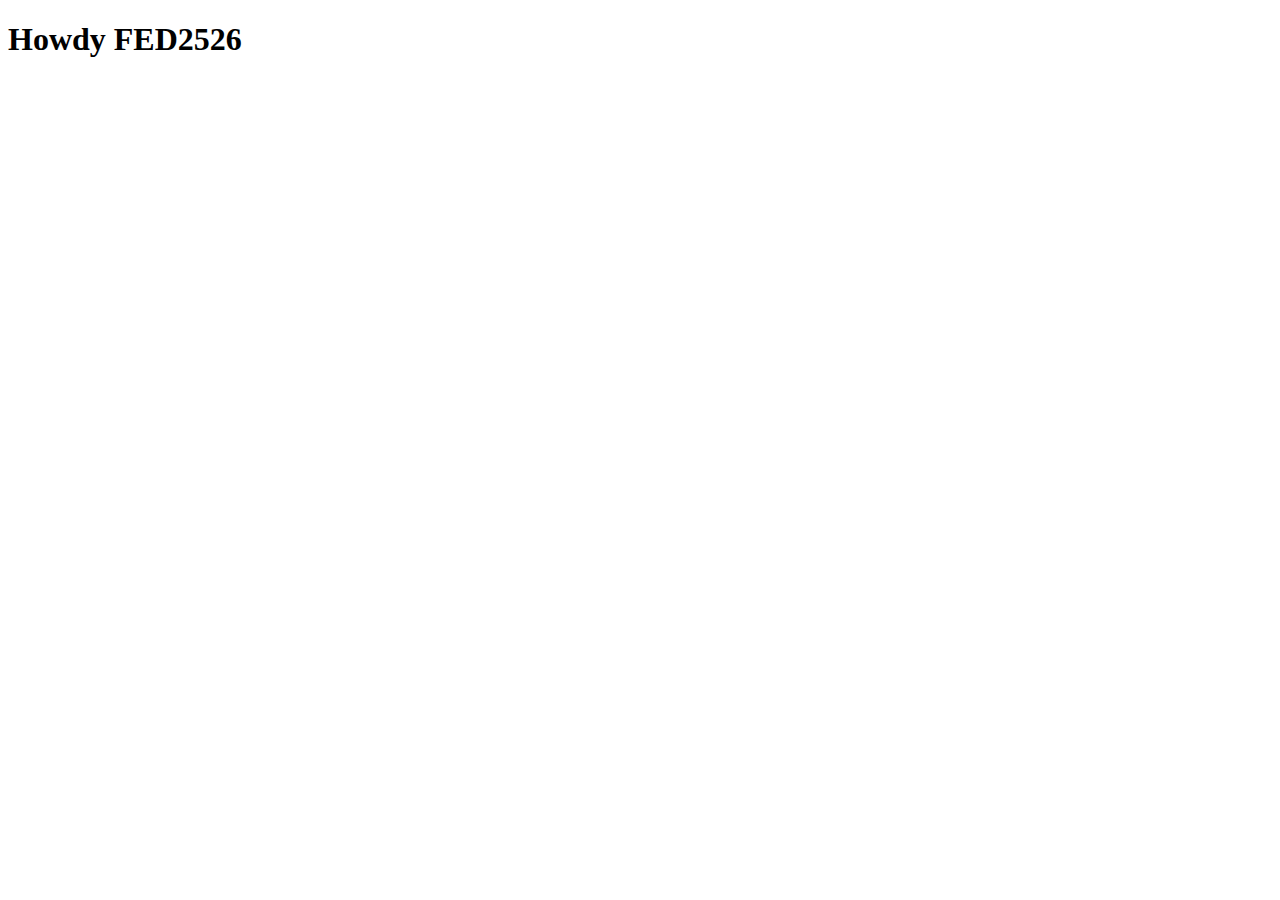
<file: index.html>
<!DOCTYPE html>
<html lang="nl">
	
<head>
	<meta charset="UTF-8">
	<meta name="author" content="jouw naam">
	<meta name="viewport" content="width=device-width, initial-scale=1">
	
	<title>Howdy FED2526</title>

	<link href="styles/style.css" rel="stylesheet">

	<link rel="icon" type="image/svg+xml" href="images/favicon.svg">
</head>

<body>
	<h1>Howdy FED2526</h1>

	<script defer src="scripts/script.js"></script>
</body>
	
</html>
</file>
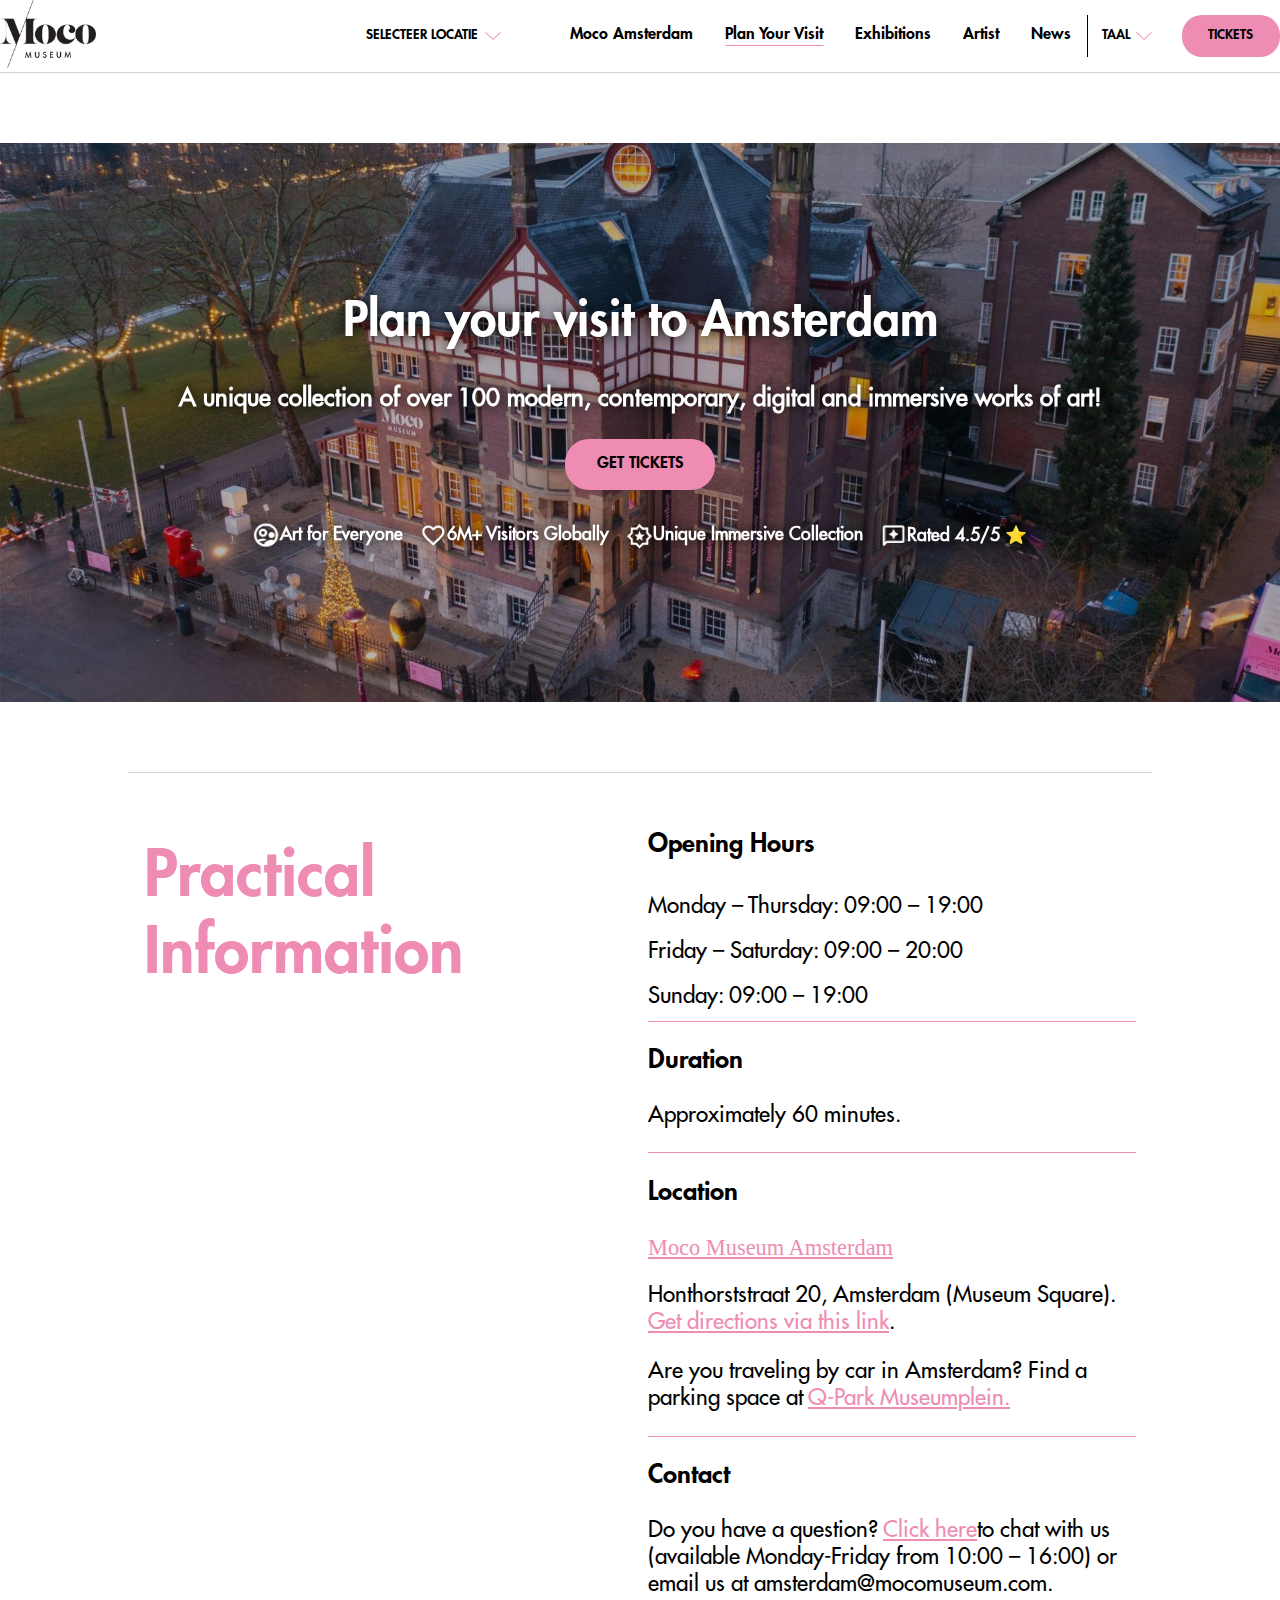
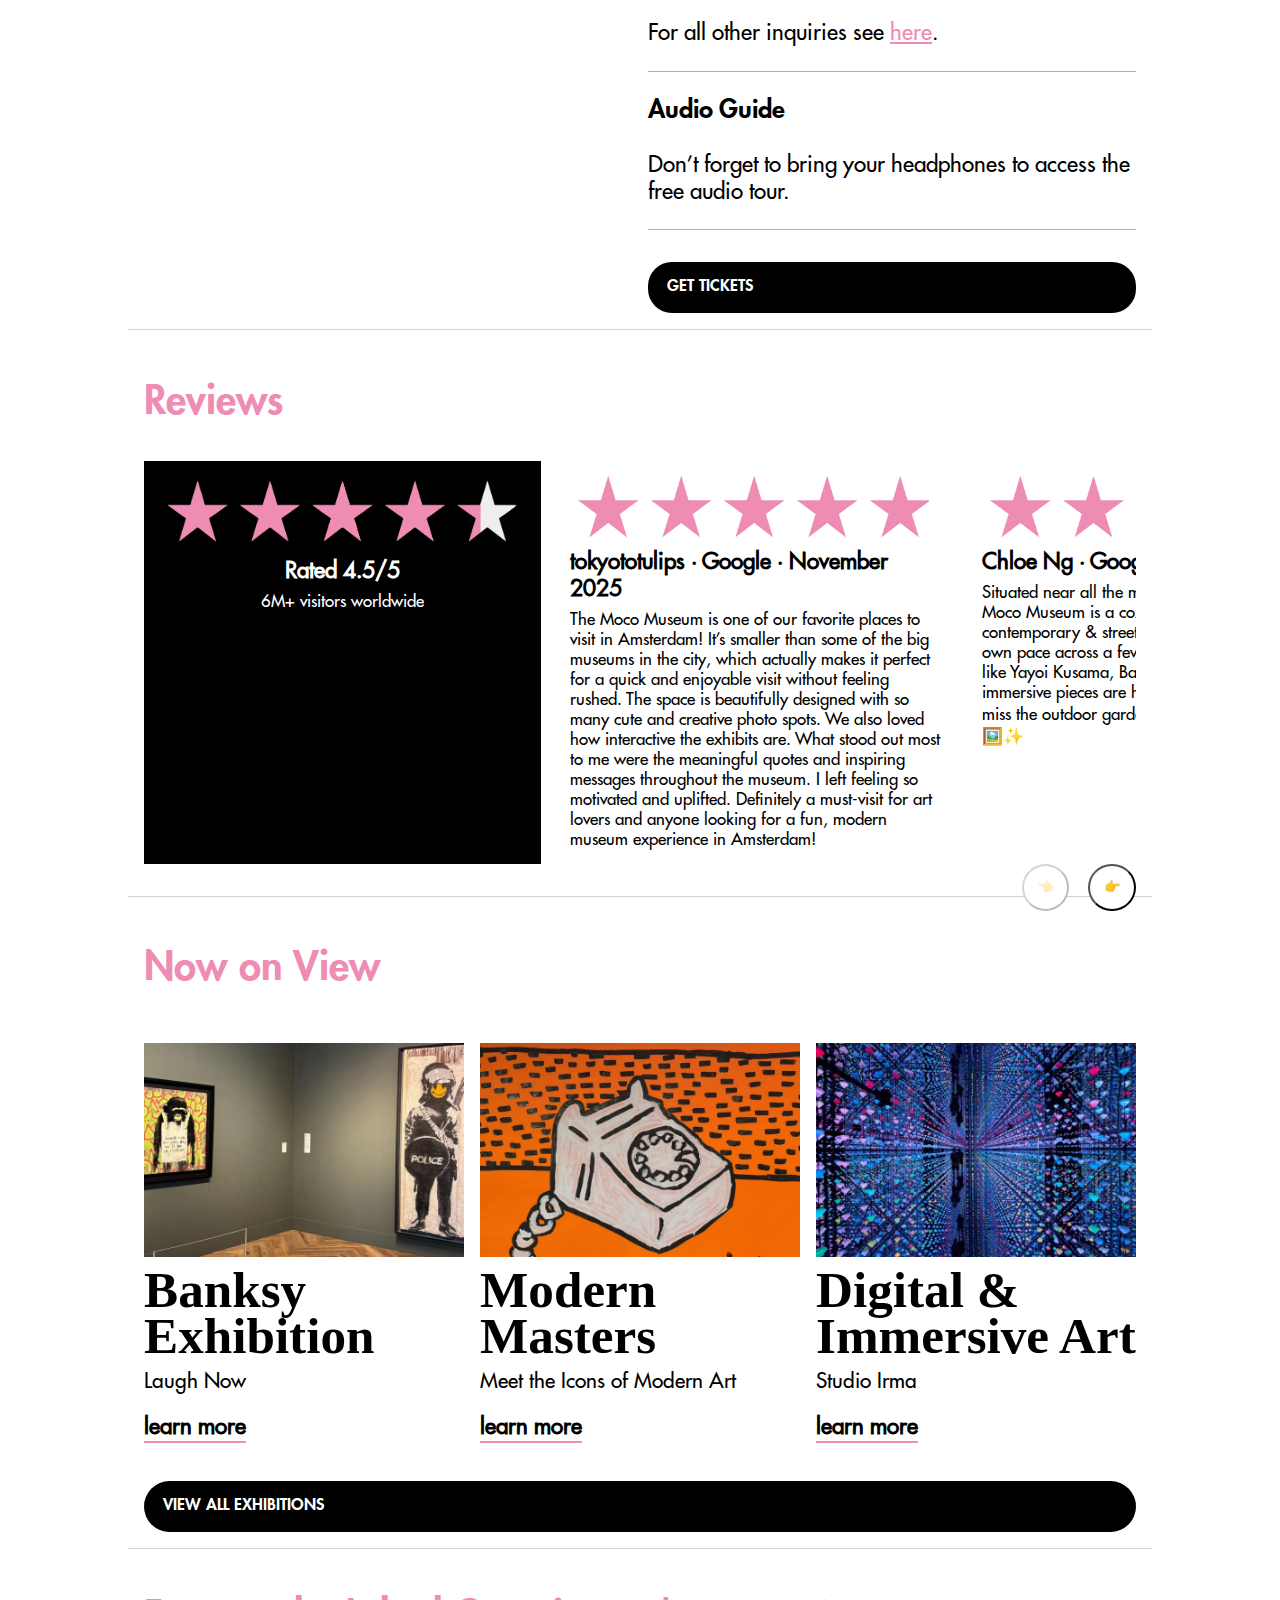
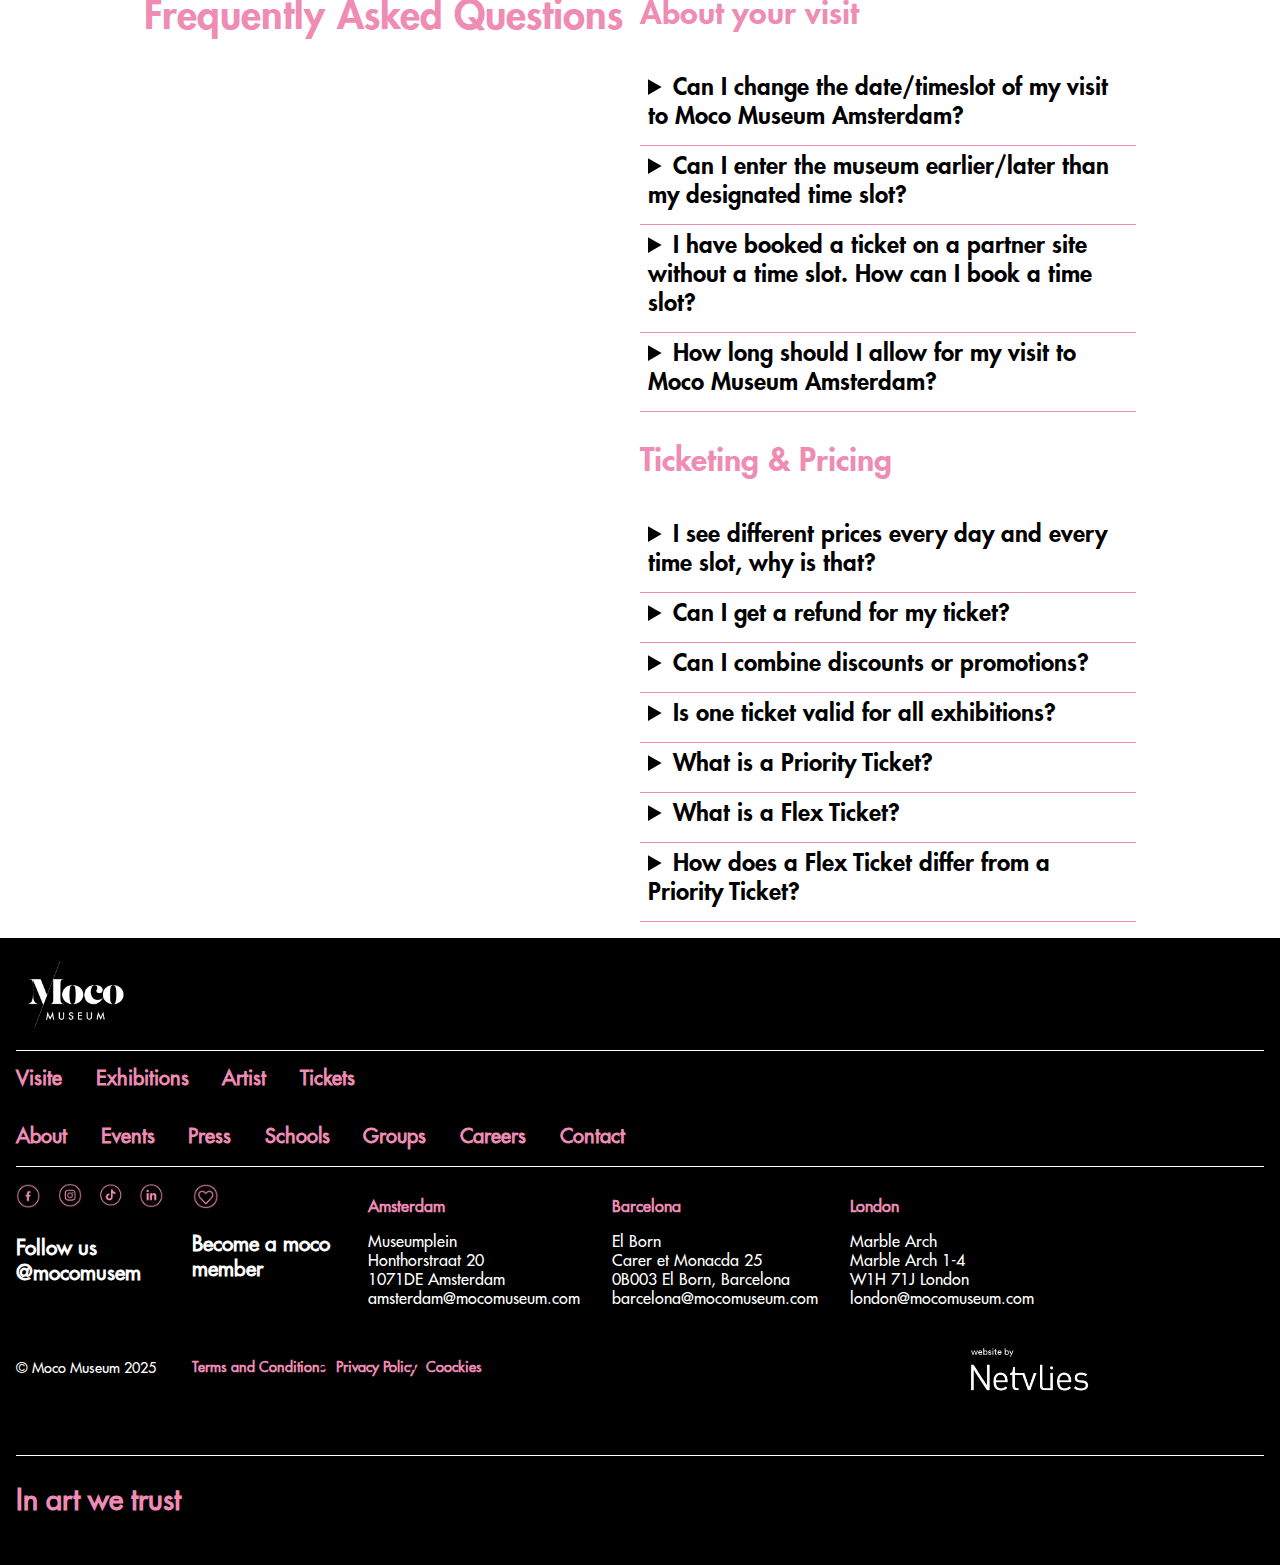
<file: 2depagina.html>
<!DOCTYPE html>
<html lang="en">

<head>
    <meta charset="UTF-8">
    <meta name="author" content="Isabella">
    <meta name="viewport" content="width=device-width, initial-scale=1">

    <title>MocoMuseumAmsterdamPlanUrVisit</title>

    <link href="styles/algemeencopy.css" rel="stylesheet">
    <link href="styles/2depagina.css" rel="stylesheet">
    <link rel="icon" type="image/svg+xml" href="images/favicon.svg">
</head>

<body>
  <Header>
		<a href="#main">Go to homepage of Mocomuseum</a>
		<nav>
			<a aria-label="Go to homepage of Mocomuseum" href="home.html">
				<img src="images/moco-museum-logo.png" alt="Moco Museum logo">
			</a>
			<section>
				<button>
					Selecteer locatie
					<img src="images/pijlbeneden.png" alt="pijl naar beneden">
				</button>
				<ul>
					<li><a aria-label="Mocomuseum in Amsterdam" href="#">Amsterdam</a></li>
					<li><a aria-label="Mocomuseum in London" href="#">London</a></li>
					<li><a aria-label="Mocomuseum in Barcalona" href="#">Barcalona</a></li>
				</ul>
			</section>

			<ul>
				<li><a aria-label="Homepage of Mocomuseum Amsterdam"  href="index.html">Moco Amsterdam</a>
				</li>
				<li><a aria-label="Plan your visit to Mocomuseum" class="huidig" href="2depagina.html">Plan Your Visit</a></li>
				<li><a aria-label="Exhibitions in Mocomuseum" href="#">Exhibitions</a></li>
				<li><a aria-label="See all Artists" href="#">Artist</a></li>
				<li><a aria-label="News from Mocomuseum" href="#">News</a></li>
			</ul>

			<section>
				<button>Taal <img src="images/pijlbeneden.png" alt="pijl naar beneden"></button>
				<ul>
					<li><a href="#">Englsih</a></li>
					<li><a href="#">Nederlands</a></li>
					<li><a href="#">Espanol</a></li>
					<li><a href="#">catala</a></li>
					<li><a href="#">francais</a></li>
					<li><a href="#">Italiano</a></li>
					<li><a href="#">Deutsch</a></li>
				</ul>
			</section>
			<section>
				<button>Tickets</button>
				<ul>
					<li><a aria-label="Tickets in Amsterdam" href="#">Amsterdam</a></li>
					<li><a aria-label="Tickets in London" href="#">London</a></li>
					<li><a aria-label="Tickets in Barcalona" href="#">Barcalona</a></li>
				</ul>
			</section>
			<button><img src="images/hamburger.png" alt="hamburger menu"></button>
		</nav>
	</Header>
    <main id="main">
        <section>
            <div>
                <h1>Plan your visit to Amsterdam</h1>
                <p>A unique collection of over 100 modern, contemporary, digital and immersive works of art!</p>
                <a href="tickets.html">Get Tickets</a>

                <ul>
                    <li>
						<p>Art for Everyone</p>
						<img src="images/art.png" alt="icon of two figures">
					</li>
					<li>
						<p>6M+ Visitors Globally</p>
						<img src="images/visitors.png" alt="icon of a heart">
					</li>
					<li>
						<p>Unique Immersive Collection</p>
						<img src="images/unique.png" alt="icon of a double star">
					</li>
					<li>
						<p>Rated 4.5/5 ⭐️</p>
						<img src="images/ratingeerst.png" alt="icon of a text bubble with a star">

					</li>
                </ul>
            </div>
            <img src="images/img2depagina.png" alt="The Moco Museum building">
        </section>
        <section>
            <h2>Practical Information</h2>
            <ul>
                <li>
                    <h3>
                        Opening Hours
                    </h3>
                    <ol>
                        <li>Monday – Thursday: 09:00 – 19:00</li>
                        <li>Friday – Saturday: 09:00 – 20:00</li>
                        <li>Sunday: 09:00 – 19:00</li>
                    </ol>
                </li>
                <li>
                    <h3>Duration</h3>
                    <p>Approximately 60 minutes.</p>
                </li>
                <li>
                    <h3>Location</h3>
                    <a aria-label="Location Moco Museum Amsterdam" href="#">Moco Museum Amsterdam</a>
                    <p>Honthorststraat 20, Amsterdam (Museum Square). <a aria-label="Get directions to Moco Museum Amsterdam via this link" href="#">Get directions via this link</a>.</p>
                    <p>Are you traveling by car in Amsterdam? Find a parking space at <a
                            href="https://www.q-park.nl/en-gb/parking/amsterdam/2020-ams-moco-museum/">Q-Park
                            Museumplein.</a></p>
                </li>
                <li>
                    <h3>Contact</h3>
                    <p>Do you have a question? <a aria-label="Chat with us" href="#">Click here</a>to chat with us (available Monday-Friday from
                        10:00 – 16:00) or email us at amsterdam@mocomuseum.com.</p>
                    <p>For all other inquiries see <a aria-label="Other questions" href="#">here</a>.</p>
                </li>
                <li>
                    <h3>Audio Guide</h3>
                    <p>Don’t forget to bring your headphones to access the free audio tour.</p>
                </li>
            </ul>
            <a href="#">Get tickets</a>
        </section>
        <section>
            <h2>Reviews</h2>
            <ul>
                <li>
                    <h3>Rated 4.5/5</h3>
                    <p>6M+ visitors worldwide</p>
                    <img src="images/rating1.png" alt="4.5 out of 5 stars rating">
                </li>
                <li>
                    <h3>tokyototulips · Google · November 2025</h3>
                    <p>The Moco Museum is one of our favorite places to visit in Amsterdam! It’s smaller than some of
                        the big museums in the city, which actually makes it perfect for a quick and enjoyable visit
                        without feeling rushed. The space is beautifully designed with so many cute and creative photo
                        spots. We also loved how interactive the exhibits are. What stood out most to me were the
                        meaningful quotes and inspiring messages throughout the museum. I left feeling so motivated and
                        uplifted. Definitely a must-visit for art lovers and anyone looking for a fun, modern museum
                        experience in Amsterdam!
                    </p>
                    <img src="images/ratingster.png" alt="5 stars rating">
                </li>
                <li>
                    <h3>Chloe Ng · Google · October 2025</h3>
                    <p>Situated near all the major museums in Amsterdam, Moco Museum is a cozy yet inspiring spot filled
                        with contemporary & street art. You can explore at your own pace across a few floors, with works
                        by icons like Yayoi Kusama, Banksy, and more. Some immersive pieces are hidden throughout too!
                        Don’t miss the outdoor garden, it’s full of art as well. 🎨🖼️✨
                    </p>
                    <img src="images/ratingster.png" alt="5 stars rating">
                </li>
                <li>
                    <h3>Inna Simonova · Google · October 2025</h3>
                    <p>A vibrant pop & street art gem in the heart of Amsterdam! From iconic Banksy pieces to bold works
                        by Warhol and Haring, every corner bursts with color and creativity. The museum is compact but
                        packed with energy, immersive exhibits, and Instagram-ready moments. Even with a crowd, it’s
                        easy to feel inspired and engaged—definitely worth a visit for anyone who loves modern art,
                        street art, or just a visually striking experience.
                    </p>
                    <img src="images/ratingster.png" alt="5 stars rating">
                </li>
                <li>
                    <h3>Alessandra Cortes · Google · October 2025</h3>
                    <p>
                        Moco Museum is one of those places that instantly sparks your creativity 🎨💭 From the moment
                        you walk in, every corner feels like a piece of art — colorful, modern and full of meaning. It’s
                        not your typical museum… it’s more like stepping into a visual dream. The lights, the mirrors,
                        the pop art. Whether you go on a date, with friends or solo, it’s one of those experiences that
                        leaves you inspired and with the prettiest photos 💕. A must if you’re in Amsterdam
                    </p><img src="images/ratingster.png" alt="5 stars rating">
                </li>
                <li>
                    <h3>Mathis Haas · Google · November 2025
                    </h3>
                    <p>"Nice modern museum and Moco Amsterdam is the second Moco we visited after the one in Barcelona.
                        I recommend it, and our kids loved the modern / contemporary art more than the classic style
                        museums. In Amsterdam especially good on a rainy day when you can escape to a museum."

                    </p><img src="images/ratingster.png" alt="5 stars rating">
                </li>
                <li>
                    <h3>ihlatif · Tripadvisor · July 2025
                    </h3>
                    <p>Today’s visit to the Moco Museum in Amsterdam was a highlight of our trip. Housed in a beautiful
                        townhouse just off Museumplein, Moco manages to blend history and rebellion, elegance and
                        disruption, all under one quirky roof. The Banksy collection is every bit as impactful in person
                        as you would expect - sharp, irreverent, and full of hidden (and not-so-hidden) messages.
                        Alongside Banksy, we explored works by Keith Haring, Basquiat, Warhol and other visionary
                        artists who challenge the status quo with colour, energy, and wit.
                    </p><img src="images/ratingster.png" alt="5 stars rating">
                </li>
                <li>
                    <h3>smartboy_jamz · Tripadvisor · June 2025
                    </h3>
                    <p>I recently visited the Moco Museum in Amsterdam and had a fantastic experience! The museum
                        features an impressive collection of modern and contemporary art, including some iconic works by
                        Banksy - definitely a highlight for me. The pieces were thought-provoking and well-curated,
                        making the visit truly memorable. If you're into street art, pop art, or just want to see some
                        bold, creative works (like Banksy’s), Moco Museum is a must-visit in Amsterdam. Highly
                        recommend!


                    </p><img src="images/ratingster.png" alt="5 stars rating">
                </li>
            </ul>
        </section>
        <section>
            <h2>Now on View</h2>
            <article>
                <a aria-label="Banksy Exhibition" href="#">
                    <h3>Banksy Exhibition</h3>
                    <p>Laugh Now</p>
                    <p>learn more</p>
                    <img src="images/banksyex.png" alt="impression of the Banksy expedition">
                </a>
            </article>
            <article>
                <a aria-label="Modern Masters Exhibition" href="#">
                    <h3>Modern Masters</h3>
                    <p>Meet the Icons of Modern Art</p>
                    <p>learn more</p>
                    <img src="images/modernmaster.png" alt="impression of the Modern Masters expedition">
                </a>
            </article>
            <article> <a  aria-label="Digital & Immersive Art Exhibition" href="#">
                    <h3>Digital & Immersive Art</h3>
                    <p>Studio Irma</p>
                    <p>learn more</p>
                    <img src="images/digitalim.png" alt="impression of the Digital & Immersive Art expedition">
                </a>
            </article>
            <a href="#">View All Exhibitions</a>
        </section>
        <section>
            <h2>Frequently Asked Questions</h2>

            <section>
                <h3>About your visit</h3>
                <details>
                    <summary>
                        Can I change the date/timeslot of my visit to Moco Museum Amsterdam?
                    </summary>
                    Through <a aria-label="change the date and time" href="#">this link</a>, you can easily change the date and time (up to the day of the
                    visit).* You need your ticket number in order to do this.

                    *Only for reservations made from our website
                </details>
                <details>
                    <summary>Can I enter the museum earlier/later than my designated time slot?</summary>
                    If you arrive at the start of your time slot, your entrance is guaranteed. There is a 5-minute
                    margin of
                    entry for each time slot. If you arrive at a different time, we cannot guarantee that you will be
                    able
                    to enter Moco Museum (immediately).
                </details>
                <details>
                    <summary>
                        I have booked a ticket on a partner site without a time slot. How can I book a time slot?
                    </summary>
                    Click for <a aria-label="Tickets in Amsterdam" href="#">Amsterdam</a> or <a aria-label="Tickets in Amsterdam" href="#">Barcelona</a> and select partner ticket and
                    choose
                    your date and time slot. Please, bring both tickets with you to the museum and they’ll be scanned at
                    the
                    entrance.
                </details>
                <details>
                    <summary>
                        How long should I allow for my visit to Moco Museum Amsterdam?
                    </summary>
                    Moco Museum Amsterdam is relatively small, but we’d recommend taking an hour and a half for a fully
                    immersive, relaxed tour of the entire collection. You’re then free to take as long as you like to
                    browse
                    our store and explore the Moco Garden.
                </details>

                <h3>Ticketing & Pricing</h3>
                <details>
                    <summary>
                        I see different prices every day and every time slot, why is that?
                    </summary>
                    We have less expensive prices early/late on the day. Enjoy a discount up to €5,- when booking an
                    early/late time slot!
                </details>
                <details>
                    <summary>
                        Can I get a refund for my ticket?
                    </summary>
                    Purchased tickets are non-refundable. Please take a look at our other FAQ to change your ticket
                    date/time.
                </details>
                <details>
                    <summary>
                        Can I combine discounts or promotions?
                    </summary>
                    Discounts and promotions cannot be combined. Get the best deal by booking your tickets online.
                </details>
                <details>
                    <summary>
                        Is one ticket valid for all exhibitions?
                    </summary>
                    Yes, the ticket is valid for all exhibitions, unless otherwise stated on our ticket page.
                </details>
                <details>
                    <summary>
                        What is a Priority Ticket?
                    </summary>
                    Visit at any time during your booked day, no need to choose a time slot

                    Skip the line when entering the museum

                    *Tickets are online-only, cannot be combined with other offers, and may sell out on popular days.
                </details>
                <details>
                    <summary>
                        What is a Flex Ticket?
                    </summary>
                    A Flex Ticket grants entry to our venue at any time during operating hours. Please check our
                    schedule for updated times.
                </details>
                <details>
                    <summary>
                        How does a Flex Ticket differ from a Priority Ticket?
                    </summary>
                    Both allow entry at any time without having to book a timeslot, but for just one extra euro,
                    Priority Tickets also allow you to skip the line.
                </details>
            </section>

        </section>




    </main>
  	<footer>
		<h2><img src="images/mocomuseumlogowit.png" alt="mocomuseum logo"></h2>
		<section>
			<ul>
				<li><a aria-label="Plan your visit to Mocomuseum" href="Plan.html">Visite</a></li>
				<li><a aria-label="Exhibitions in Mocomuseum" href="exhibitions.html">Exhibitions</a></li>
				<li><a aria-label="See all Artists" href="artist.html">Artist</a></li>
				<li><a aria-label="Get Tickets" href="tickets.html">Tickets</a></li>
			</ul>
			<ul>
				<li><a href="#">About</a></li>
				<li><a href="#">Events</a></li>
				<li><a href="#">Press</a></li>
				<li><a href="#">Schools</a></li>
				<li><a href="#">Groups</a></li>
				<li><a href="#">Careers</a></li>
				<li><a href="#">Contact</a></li>
			</ul>
		</section>
		<section>
			<section>
				<ul>
					<li><a href="https://www.facebook.com/mocomuseum/"><img src="images/facebook.png"
								alt="facebook page Mocomuseum"></a></li>
					<li><a href="https://www.instagram.com/mocomuseum/"><img src="images/instagram.png"
								alt="Instagram page Mocomuseum"></a></li>
					<li><a href="https://www.tiktok.com/@mocomuseum"><img src="images/tiktok.png"
								alt="Tiktok page Mocomuseum"></a></li>
					<li><a href="https://www.linkedin.com/company/moco-museum/"><img src="images/linkedin.png"
								alt="linkedin page Mocomuseum"></a></li>
				</ul>
				<p>Follow us @mocomusem</p>
			</section>
			<section>
				<img src="images/mocomember.png" alt="hart icon">
				<a href="#">Become a moco member</a>
			</section>
			<section>
				<p>© Moco Museum 2025</p>
			</section>
			<section>
				<ul>
					<li><a href="#">Terms and Conditions</a></li>
					<li><a href="#">Privacy Policy</a></li>
					<li><a href="#">Coockies</a></li>
				</ul>
			</section>
			<section>
				<ul>
					<li>
						<h3>Amsterdam</h3>
						<ul>
							<li>Museumplein</li>
							<li>Honthorstraat 20</li>
							<li>1071DE Amsterdam</li>
							<li>amsterdam@mocomuseum.com</li>
						</ul>
					</li>
					<li>
						<h3>Barcelona</h3>
						<ul>
							<li>El Born</li>
							<li>Carer et Monacda 25</li>
							<li>0B003 El Born, Barcelona</li>
							<li>barcelona@mocomuseum.com</li>
						</ul>
					</li>
					<li>
						<h3>London</h3>
						<ul>
							<li>Marble Arch</li>
							<li>Marble Arch 1-4</li>
							<li>W1H 71J London</li>
							<li>london@mocomuseum.com</li>
						</ul>
					</li>
				</ul>

			</section>
			<a href="#">
				<img src="images/netvlieslogo.png" alt="Netvlies website">
			</a>
		</section>
		<p>In art we trust</p>
	</footer>
    <script src="scripts/script.js"></script>
</body>

</html>
</file>
<file: styles/style.css>
/**************/
/* CSS REMEDY */
/**************/
*, *::after, *::before {
  box-sizing:border-box;  
}






/*********************/
/* CUSTOM PROPERTIES */
/*********************/
:root {
	/* startje */
	--color-text:#111;
	--color-background:#eee;
}





/****************/
/* JOUW STYLING */
/****************/

/* jouw code */
</file>
<file: styles/algemeencopy.css>
/**************/
/* CSS REMEDY */
/**************/
*,
*::after,
*::before {
    box-sizing: border-box;
}

html,
body {
    margin: 0;
    padding: 0;
    box-sizing: border-box;
}

img {
    max-width: 100%;

}


/*********************/
/* CUSTOM PROPERTIES */
/*********************/
:root {
    /* startje */
    --color-text: #000000;
    --color-text-wit: #ffffff;
    --color-background: #ffffff;
    --color-main: #EE8CB4;
    --color-select: #F1A3C3;
    --color-background2: #000000;
    --color-rozebutton: #000000;
    --color-link: #ff7b00;

}






@font-face {
    font-family: 'base';
    /* set name */
    src: url('../font/FuturaPro-Medium.woff2');
    /* url of the font */
}

@font-face {
    font-family: 'basegroot';
    /* set name */
    src: url('../font/FuturaPro-Heavy.woff2');
    /* url of the font */
}

@font-face {
    font-family: 'tekstgroot';
    /* set name */
    src: url('../font/CaslonGraphique.woff2');
    /* url of the font */
}



/* states */

/* https://fjolt.com/article/css-states */

::selection{
    background-color: var(--color-select);
    color: var(--color-background2);
}

a:focus, button:focus {
  outline: 0.3em dotted var(--color-main);
  outline-offset: 0.2em;
}



@keyframes Pulse {
  0% {
    outline-width: 0.2em;
    outline-color: var(--color-text);
  }
  50% {
    outline-width: 0.4em;
    outline-color: var(--color-main); 
  }
  100% {
    outline-width: 0.2em;
    outline-color: var(--color-text);
  }
}

@media (prefers-reduced-motion: no-preference) {
  a:focus, button:focus {
    animation: Pulse 2s infinite ease-in-out;
  }}


/* https://css-tricks.com/almanac/properties/a/animation/ */





/****************/
/* JOUW STYLING */
/****************/

/* jouw code */

p {
    font-family: 'base';
    color: var(--color-text);
}

h2 {
    font-family: 'basegroot';
    color: var(--color-text);
    font-size: 2.5em;
}


/* HEADER */


header>a {
    position: absolute;
    left: -9999999em;
    color: var(--color-main);
}

header>a:focus {
    left: 0;
}

header {
    background-color: var(--color-background);
    position: sticky;
    top: 0;
    z-index: 2;
}

.huidig {
    text-decoration: underline;
    text-underline-offset: 0.4em;
    text-decoration-color: var(--color-main);
}

header nav {
    display: flex;
    align-items: center;
    justify-content: end;
    gap: 0.2em;
}


header nav a {
    display: block;
    margin-right: auto;
    flex-shrink: 0;
}

header nav ul {
    display: none;

}

header nav>ul {
    display: flex;
    flex-direction: column;
    top: 1.4em;
    bottom: 0;
    left: 0;
    right: 0;
    translate: 100% 0;
    background-color: var(--color-background);
    align-items: start;



    position: fixed;
    font-family: 'basegroot';
    font-weight: bold;
    z-index: 1;


}



header nav ul.uitklap {
    padding-left: 0.2em;
    translate: 0 0;
    font-size: 2.5em;
    margin: 0;
    padding-top: 1em;
}

header nav ul.uitklap li {
    padding: 0.35em 0;
}


header nav button {
    background-color: var(--color-background);
    height: auto;
    border: none;
}

header nav button img {
    max-width: 2.5rem;
}

nav>button img.open {
    background: url('../images/kruis.png');

}

header nav section button {
    font-family: 'basegroot';
    font-weight: bold;
    text-transform: uppercase;
}

header nav section button img {
    max-width: 1rem;
    height: auto;
    z-index: 2;
}


header nav section:nth-of-type(1) {
    display: none;
    flex-direction: column;
}

header nav section:nth-of-type(1) button {
    display: flex;
    align-items: center;
    color: var(--color-text);
    gap: 0.5em;
    padding: 1em;
}

header nav section:nth-of-type(1) ul {
    flex-direction: column;

    font-size: 1.5em;
    font-family: 'basegroot';
    font-weight: bold;


    background-color: var(--color-background);
    position: absolute;
    padding: 1em;
    border: var(--color-main) 0.1em solid;
    border-radius: 1.5em;
    z-index: 2;
}


header nav section:nth-of-type(1) ul.is-open {
    display: flex;

}

header nav section:nth-of-type(2) {
    border-left: 0.1em solid var(--color-text);
}

header nav section:nth-of-type(2) ul {
    flex-direction: column;

    font-size: 1.5em;
    font-family: 'basegroot';
    font-weight: bold;


    background-color: var(--color-background);
    position: absolute;
    padding: 1em;
    border: var(--color-main) 0.1em solid;
    border-radius: 1.5em;
    z-index: 1;

}

header nav section:nth-of-type(2) ul.open {
    display: flex;
}

header nav section:nth-of-type(2) button {
    display: flex;
    align-items: center;
    color: var(--color-text);
    gap: 0.5em;
    padding: 1em;
}


header li {
    list-style: none;

}

header li a {
    text-decoration: none;
    color: var(--color-text);
}

header li a:hover {
    color: var(--color-select);
        text-decoration: underline;
    text-underline-offset: 0.4em;
    text-decoration-color: var(--color-main);
    
}

header a img {
    width: 6em;
    height: auto;
}



header section button:hover {
    color: var(--color-select);
        text-decoration: underline;
    text-underline-offset: 0.4em;
    text-decoration-color: var(--color-main);
}

header section:nth-of-type(3) button {
    background-color: var(--color-main);
    color: var(--color-rozebutton);

    padding: 0.5em 1em;
    border-radius: 1.5em;
    border: none;

    display: flex;
}

header section:nth-of-type(3) button:hover {
    background-color: var(--color-select);
        text-decoration: underline;
    text-underline-offset: 0.4em;
    text-decoration-color: var(--color-background2);
}

header nav>ul li a {
    display: flex;
    justify-content: space-around;
}


/* footer */


footer {
    background-color: var(--color-background2);
    font-family: 'base';
    padding: 1em;

}


footer h2 {
    border-bottom: var(--color-text-wit) 1px solid;
    margin: 0;
}

footer section:nth-of-type(1) a {
    color: var(--color-main);
    text-decoration: none;
    font-size: 1.2em;
    font-weight: bold;

}
footer section:nth-of-type(1) a:hover {
            text-decoration: underline;
    text-underline-offset: 0.4em;
    text-decoration-color: var(--color-main);}


footer>section:nth-of-type(1) {
    display: grid;
    border-bottom: var(--color-text-wit) 1px solid;


}

footer section:nth-of-type(1) ul {

    gap: 2.3em;
    padding: 0;
}

footer>p {
    color: var(--color-main);
    font-size: 1.8em;
    font-weight: bold;
    border-top: var(--color-background) 1px solid;
    margin: 0;
    padding: 1em 0;
}

footer h2 img {
    width: 3em;
    height: auto;

}

footer h3 {
    color: var(--color-main);
    font-size: 1em;
    font-weight: bold;
}



footer section:nth-of-type(2) section:nth-of-type(2) img {
    width: 1.7em;
    height: auto;
    margin-top: 1em;
    margin-bottom: 1em;
}



footer section:nth-of-type(2) section:nth-of-type(4) ul {
    padding: 0;
}


footer section:nth-of-type(2) section:nth-of-type(4) ul li a {
    color: var(--color-main);
    text-decoration: none;
    font-size: 0.9em;
    font-weight: bold;
    padding: 0;

}


footer section:nth-of-type(2) section:nth-of-type(1) p {
    color: var(--color-text-wit);
    font-size: 1.3em;
    font-weight: bold;
}

footer section:nth-of-type(2) section:nth-of-type(3) p {
    color: var(--color-text-wit);
    font-size: 0.9em;
    margin-top: 1.2em;

}



footer section:nth-of-type(2) section:nth-of-type(1) ul li a img {
    width: 2em;
    height: auto;


}



footer section:nth-of-type(2) section:nth-of-type(1) ul {

    gap: 1em;
    padding: 0;
}

footer section:nth-of-type(2) section:nth-of-type(2) a {
    color: var(--color-text-wit);
    text-decoration: none;
    font-size: 1.3em;
    font-weight: bold;
}

footer section:nth-of-type(2) section:nth-of-type(5)>ul {

    gap: 2em;

}

footer section:nth-of-type(2) section:nth-of-type(5)>ul li ul {
    padding: 0;

}

footer section:nth-of-type(2) section:nth-of-type(5) ul li ul li {
    color: var(--color-text-wit);
    text-decoration: none;
    list-style: none;

}


footer section:nth-of-type(2) a img {
    width: 8em;
    height: auto;

}

footer section:nth-of-type(1) {
    grid-template-columns: 1fr 1fr;
}

footer section:nth-of-type(1) ul {
    display: flex;
    flex-direction: column;
    gap: 1em;
}

footer section:nth-of-type(2) {
    display: grid;
    grid-template-columns: 1fr 1fr;
    gap: 0.5em;
    grid-template-rows: auto;
    grid-template-areas:
        "socials address"
        "member address"
        "tag address"
        "secondary tekst"
    ;
}

footer section:nth-of-type(2) section:nth-of-type(5) ul {
    display: flex;
    flex-direction: column;
}

footer section:nth-of-type(2) section:nth-of-type(1) {
    grid-area: socials;
}

footer section:nth-of-type(2) section:nth-of-type(1) ul {
    display: flex;
    flex-direction: row;

}

footer section:nth-of-type(2) section:nth-of-type(1) ul img {
    max-width: 1.3em;
    height: auto;

}

footer section:nth-of-type(2) section:nth-of-type(2) {
    grid-area: member;
    display: flex;
    flex-direction: column;
}

footer section:nth-of-type(2) section:nth-of-type(3) {
    grid-area: secondary;
}

footer section:nth-of-type(2) section:nth-of-type(4) {
    display: flex;
    flex-direction: column;
    grid-area: tag;

}

footer section:nth-of-type(2) section:nth-of-type(4) ul {
    display: flex;
    flex-direction: column;
    gap: 0.6em;
}

footer section:nth-of-type(2) section:nth-of-type(5) {
    grid-area: address;
}

footer section:nth-of-type(2) section:nth-of-type(5) ul {
    padding: 0;
}

footer section:nth-of-type(2)>a {
    grid-area: tekst;
}



@media (min-width:25em) {
    header nav {
        gap: 1em;
    }

    header section:nth-of-type(3) button {

        padding: 1em 2em;
    }
}

@media (min-width:71em) {

    header nav {
        justify-content: space-between;

    }

    header nav>ul {
        display: flex;
        flex-direction: row;
        position: static;
        translate: 0 0;
        gap: 2em;

    }



    header nav section:nth-of-type(1) {
        display: block;
    }

    header nav>button {
        display: none;
    }

}



@media (min-width:67em) {

    footer>section:nth-of-type(1) {
        grid-template-columns: 0;
        font-size: 1.05em;
    }

    footer>section:nth-of-type(1) ul {
        display: none;
        display: flex;
        flex-direction: row;
        gap: 2em;
    }

    footer>section:nth-of-type(2) {
        grid-template-areas: 0;
        display: grid;
        grid-template-columns: 10em 10em 1fr 1fr 1fr;
        grid-template-rows: 10em 4em;
        gap: 1em;

    }

    footer section:nth-of-type(2) section:nth-of-type(5) {
        grid-row-start: 1;
        grid-column-start: 3;
    }

    footer section:nth-of-type(2) section:nth-of-type(1) {
        grid-row-start: 1;
        grid-column-start: 1;
        overflow: wrap;
        /* student */
    }

    footer section:nth-of-type(2) section:nth-of-type(2) {
        display: flex;
        flex-direction: column;
        grid-row-start: 1;
        grid-column-start: 2;
    }

    footer section:nth-of-type(2) section:nth-of-type(4) {
        grid-row-start: 2;
        grid-column-start: 2;
        grid-column-end: 4;

    }

    footer section:nth-of-type(2) section:nth-of-type(4) ul {
        display: flex;
        flex-direction: row;
    }



    footer section:nth-of-type(2) section:nth-of-type(3) {
        grid-row-start: 2;
        grid-column-start: 1;
    }

    footer section:nth-of-type(2) section:nth-of-type(5) {
        grid-row-start: 1;
        grid-column-start: 3;
        grid-column-end: 7;
    }

    footer section:nth-of-type(2) section:nth-of-type(5)>ul {
        display: flex;
        gap: 2em;
        flex-direction: row;
    }

    footer section:nth-of-type(2)>a {
        grid-area: none;
        grid-row-start: 2;
        grid-column-start: 5;
    }


}

@media (prefers-color-scheme:dark) {
    :root {
        --color-text: #ffffff;
        --color-text-wit: #ffffff;
        --color-background: #000000;
        --color-main: #EE8CB4;
        --color-select: #F1A3C3;
        --color-background2: #000000;
        --color-rozebutton: #000000;
    }

    header a img {
        filter: invert(1);
    }


}
</file>
<file: styles/2depagina.css>
/* 2depagina */




/* MAIN ALGEMEEN */

main {
    background-color: var(--color-background);

}

main section:nth-of-type(2),
main section:nth-of-type(3),
main section:nth-of-type(4),
main section:nth-of-type(5),
main section:nth-of-type(6) {
    margin: 0 0.2em;
    padding: 1em;
}



main>section {
    border-top: lightgray 1px solid;
}

main section>button {
    color: var(--color-text);
    font-family: 'basegroot';
    font-weight: bold;
    text-transform: uppercase;
}

main section>button:hover {
    color: var(--color-main);
    text-decoration: underline;
    text-underline-offset: 0.4em;
    text-decoration-color: var(--color-main);

}

main section h2 {
    color: var(--color-main);
}

main p {
    font-size: 1.1em;
}

main a {
    text-decoration: none;
}



/* BUTTONS EN A   */


main section:nth-of-type(1)>a,
main section:nth-of-type(2)>a {
    background-color: var(--color-main);
    color: var(--color-text);
    padding: 0.5em;
    border-radius: 1.5em;
    border: none;
}

main section:nth-of-type(1)>a:hover,
main section:nth-of-type(2)>a:hover {
    background-color: var(--color-select);
    text-decoration: underline;
    text-underline-offset: 0.4em;
    text-decoration-color: var(--color-background2);
}

main section ul li a {
    color: var(--color-text);
    text-decoration: none;
}

main section ul li a:hover {
    color: var(--color-select);
}

main section button {
    all: unset;
}

main section button:hover {
    color: var(--color-select);

}




/* EERSTE SECTIE */

main section:nth-of-type(1) {
    display: grid;
    align-items: center;
}

main section:nth-of-type(1) div {
    grid-column-start: 1;
    grid-row-start: 1;
    z-index: 1;

}

main section:nth-of-type(1)>img {
    grid-column-start: 1;
    grid-row-start: 1;
    width: 100%;
    height: 100%;
    object-fit: cover;
    object-position: center;
}


main h1 {
    color: var(--color-text-wit);
    font-size: 3em;
    font-family: "basegroot";
    justify-self: center;
    align-self: center;
    text-align: center;
    width: 80%;
    filter: drop-shadow(0 0 0.4rem rgb(0, 0, 0));
}

main section:nth-of-type(1) div>p {
    color: var(--color-text-wit);
    font-size: 1.5em;
    font-family: "base";
    justify-self: center;
    align-self: center;
    text-align: center;
    font-weight: bold;
    filter: drop-shadow(0 0 0.4rem rgb(0, 0, 0));
}

main section:nth-of-type(1) div>a {

    background-color: var(--color-main);
    color: var(--color-rozebutton);
    border-radius: 1.5em;
    border: none;
    padding: 1em 2em;
    font-family: 'basegroot';
    font-weight: bold;
    text-transform: uppercase;
    display: block;
    margin-inline: auto;
    width: fit-content;
}



main section:nth-of-type(1) div>ul {
    display: flex;
    gap: 1em;
    justify-content: center;
    padding: 0;
    filter: drop-shadow(0 0 0.4rem rgb(0, 0, 0));
    font-size: 0.7em;

}

main section:nth-of-type(1) div>ul li {
    list-style: none;
    display: flex;
    align-items: center;
    flex-direction: row-reverse;


}

main section:nth-of-type(1) div>ul li p {
    font-weight: bold;
    color: var(--color-text-wit);
    font-size: 1em;
}

main section:nth-of-type(1) div>ul li img {
    width: 1.5em;
    height: auto;
}



/* TWEEDE SECTIE */

main section:nth-of-type(2) ul {
    list-style: none;
    padding: 0;
}

main section:nth-of-type(2)>ul>li {

    border-bottom: var(--color-main) 1px solid;
    ;
}


main section:nth-of-type(2) h3 {
    font-family: "basegroot";
    font-size: 1.6em;
    color: var(--color-text)
}

main section:nth-of-type(2) ul a {
    color: var(--color-main);
    text-decoration: underline;
}
main section:nth-of-type(2) li:nth-of-type(3) >a {
font-size: 1.1em;
}

main section:nth-of-type(2) ul li:nth-of-type(1) ol {
    font-family: "base";
    list-style: none;
    padding: 0;
    color: var(--color-text)
}

main section:nth-of-type(2)>a {
    background-color: var(--color-background2);
    color: var(--color-text-wit);
    text-transform: uppercase;
    font-family: "basegroot";
    padding: 1em 1.2em;
}



/* DERDE SECTIE */

main section:nth-of-type(3) ul {
    display: flex;
    overflow-x: auto;
    scroll-snap-type: x mandatory;
    scroll-behavior: smooth;
    overscroll-behavior-x: contain;
    gap: 1em;
    scrollbar-width: none;
    padding: 0;
    anchor-name: --carousel;
}




main section:nth-of-type(3) ul {
    &::scroll-button(*) {
        position: fixed;
        position-anchor: --carousel;
        position-visibility: always;
        font-family: "Material Symbols Outlined";
    }

    &::scroll-button(right) {
        position-area: block-end center;
        content: '👉' / 'Next';
        justify-self: end;
        padding: 1em;
        border-radius: 10em;
        background-color: var(--color-background);
    }

    &::scroll-button(left) {
        position-area: block-end center;
        content: '👈' / 'Previous';
        justify-self: end;
        right: 5em;
        padding: 1em;
        border-radius: 10em;
        background-color: var(--color-background);
    }
}

main section:nth-of-type(3) ul {
    scroll-marker-group: after;

    &::scroll-marker-group {
        position: fixed;
        position-anchor: --carousel;
        position-area: block-end;
        position-visibility: always;
        margin: 10px;
        display: grid;
        grid-auto-columns: 20px;
        grid-auto-flow: column;
        gap: 20px;
    }


}

main section:nth-of-type(3) li {
    flex-basis: 80%;
    flex-shrink: 0;
    scroll-snap-align: center;

}





main section:nth-of-type(3) ul li {
    display: flex;
    flex-direction: column-reverse;
    justify-content: start;
    padding: 0.8em;
}

main section:nth-of-type(3) p {
    order: -1;
    font-family: "base";
    font-size: 1.05em;
    margin: 0;
}

main section:nth-of-type(3) h3 {
    font-family: "base";
    font-size: 1.4em;
    margin: 0.3em 0;

}


main section:nth-of-type(3) li:nth-of-type(1) {
    background-color: var(--color-background2);
    color: var(--color-text-wit);
    align-items: center;
}

main section:nth-of-type(3) li:nth-of-type(1) p {
    color: var(--color-text-wit);
}


/* VIERDE SECTIE */

main section:nth-of-type(4) article a {
    display: flex;
    flex-direction: column;
}

main section:nth-of-type(4) img {
    order: -1;

}

main section:nth-of-type(4) h3 {
    font-family: "textgroot";
    font-size: 3.2em;
    font-weight: bold;
    color: var(--color-text);
    margin: 0.2em 0;
    line-height: 0.9em;
}

main section:nth-of-type(4) p:nth-of-type(2) {
    font-weight: bold;
    text-decoration: underline;
    text-underline-offset: 0.3em;
    text-decoration-color: var(--color-main);
    font-family: "base";

}

main section:nth-of-type(4) article:nth-of-type(1):hover p:nth-of-type(2) {
    color: var(--color-main);
}

main section:nth-of-type(4) article:nth-of-type(2):hover p:nth-of-type(2) {
    color: var(--color-main);
}

main section:nth-of-type(4) article:nth-of-type(3):hover p:nth-of-type(2) {
    color: var(--color-main);
}

main section:nth-of-type(4) p {
    margin-top: 0;
}

main section:nth-of-type(4) p:nth-of-type(1) {
    font-size: 1.3em;
}

main section:nth-of-type(4)>a {
    background-color: var(--color-background2);
    color: var(--color-text-wit);
    text-transform: uppercase;
    font-family: "basegroot";
    padding: 1em 1.2em;
    border-radius: 2em;

}


/* SECTION 5 */


main section:nth-of-type(5) h3 {
    color: var(--color-main);
    font-family: "basegroot";
    font-size: 2em;
}


/* https://developer.mozilla.org/en-US/docs/Web/HTML/Reference/Elements/summary */
details {
    border-bottom: 1px solid var(--color-main);
    padding: 0.5em 0.5em 0;
}

summary {
    font-family: "basegroot";
    font-size: 1.5em;
    margin: -0.5em -0.5em 0;
    padding: 0.5em;
    color: var(--color-text);
}

details[open] {
    padding: 0.5em;
    font-size: 1.1em;
    font-family: "base";
    color: var(--color-text);
}

details[open] summary {
    margin-bottom: 0.5em;
    font-size: 1.4em;
}

main section:nth-of-type(5) details a {
    color: var(--color-main);
    text-decoration: underline;
    text-decoration-color: var(--color-main);

}







/* MEDIA */

@media (min-width:45em) {
    main section:nth-of-type(3) li {
        flex-basis: 40%;
    }

    main section:nth-of-type(1) div>ul {
        font-size: 1.1em;

    }
}

@media (min-width:67em) {

    main section:nth-of-type(2),
    main section:nth-of-type(3),
    main section:nth-of-type(4),
    main section:nth-of-type(5),
    main section:nth-of-type(6) {
        margin: 0 8em;
        padding: 1em;


    }

    main p {
        font-size: 1.4em;
    }

    main section:nth-of-type(2) {
        display: grid;
        grid-template-columns: 1fr 1fr;
        gap: 1em;
    }

    main section:nth-of-type(2) h2 {
        grid-column: 1;
        font-size: 4em;
    }

    main section:nth-of-type(2) ul {
        grid-column: 2;

    }


    main section:nth-of-type(2) a {
        grid-column: 2;
    }



    main section:nth-of-type(2) ul li:nth-of-type(1) ol {
        font-size: 1.4em;
        line-height: 2em;
    }

    main section:nth-of-type(4) {
        display: grid;
        grid-template-columns: 1fr 1fr 1fr;
        gap: 1em;

    }

    main section:nth-of-type(4) h2 {
        grid-column: 1/-1;
    }

    main section:nth-of-type(4) a {
        grid-column: 1/-1;

    }



main section:nth-of-type(2) li:nth-of-type(3) >a {
font-size: 1.4em;
}



    /* main section:nth-of-type(4) article{
    display: flex;
    flex-direction: row;

} */








    main section:nth-of-type(5) {
        display: grid;
        grid-template-columns: 1fr 1fr;
    }

    main section:nth-of-type(5) h2 {
        margin-top: 0.75em;
    }

    @media (min-width:80em) {
        main section:nth-of-type(1)>img {
            height: 80%;
        }
    }
}



@media (prefers-color-scheme:dark) {
    main section:nth-of-type(2)>a {
        background-color: var(--color-main);
        color: var(--color-rozebutton)
    }

    main section:nth-of-type(3) ul {
        &::scroll-button(right) {
            border-color: var(--color-main);
        }

        &::scroll-button(left) {
            border-color: var(--color-main);
        }
    }

    main section:nth-of-type(3) li:nth-of-type(1) img {
        background-color: var(--color-background2);
    }

    main section:nth-of-type(3) h3 {
        color: var(--color-text);
    }

    main section:nth-of-type(3) li:nth-of-type(1) {
        background-color: var(--color-main);
    }

    main section:nth-of-type(3) li:nth-of-type(1) h3 {
        color: var(--color-rozebutton);
    }

    main section:nth-of-type(3) li:nth-of-type(1) p {
        color: var(--color-rozebutton);
    }
    main section:nth-of-type(4)>a {
        color: var(--color-wit);
        background-color: var(--color-main);
    }
}
</file>
